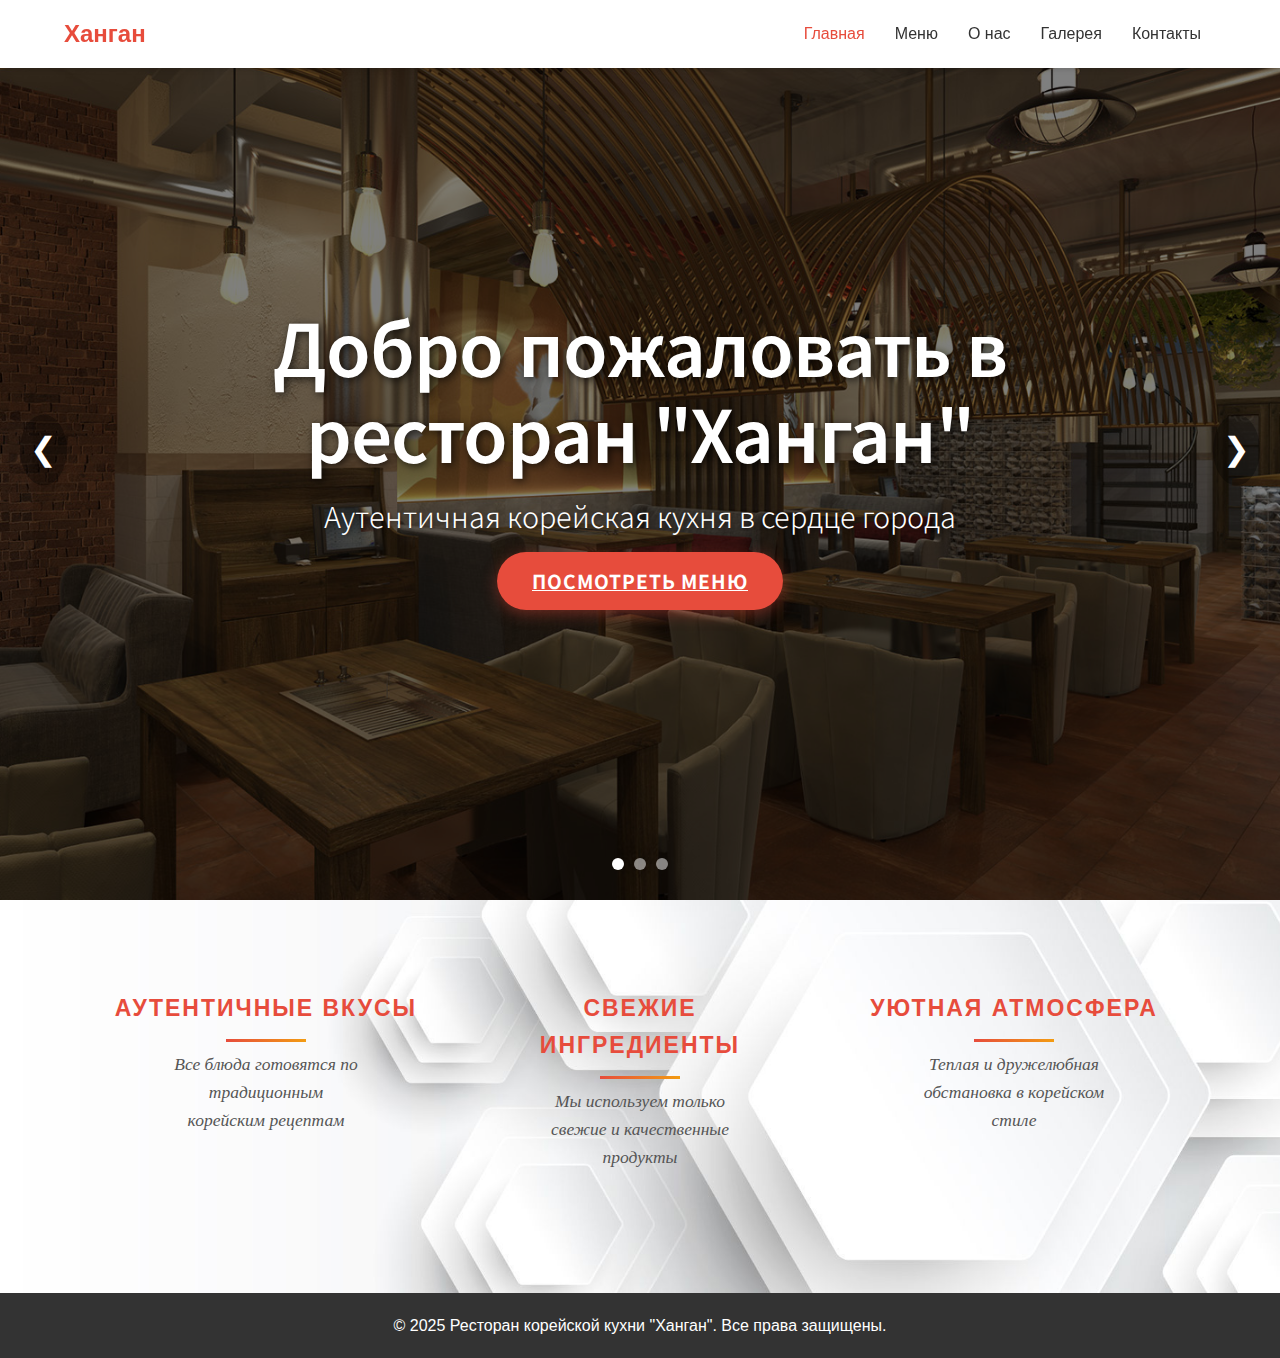
<file: index.html>
<!DOCTYPE html>
<html lang="ru">
<head>
    <meta charset="UTF-8">
    <meta name="viewport" content="width=device-width, initial-scale=1.0">
    <title>Ханган - Ресторан корейской кухни</title>
    <link rel="stylesheet" href="css/base.css">
    <link rel="stylesheet" href="css/header.css">
    <link rel="stylesheet" href="css/hero.css">
    <link rel="stylesheet" href="css/footer.css">
    <link href="https://fonts.googleapis.com/css2?family=Noto+Sans+KR:wght@400;700;900&display=swap" rel="stylesheet">
</head>
<body>
    <header>
        <div class="container">
            <div class="logo">Ханган</div>
            <nav>
                <ul>
                    <li><a href="index.html" class="active">Главная</a></li>
                    <li><a href="menu.html">Меню</a></li>
                    <li><a href="about.html">О нас</a></li>
                    <li><a href="gallery.html">Галерея</a></li>
                    <li><a href="contacts.html">Контакты</a></li>
                </ul>
            </nav>
        </div>
    </header>

    <section class="hero-carousel">
        <div class="carousel-inner">
            <div class="carousel-slide" style="background-image: url('images/banner1.jpg')">
                <div class="slide-content">
                    <h1>Добро пожаловать в ресторан "Ханган"</h1>
                    <p>Аутентичная корейская кухня в сердце города</p>
                    <a href="menu.html" class="btn">Посмотреть меню</a>
                </div>
            </div>
            <div class="carousel-slide" style="background-image: url('images/banner2.jpg')">
                <div class="slide-content">
                    <h1>Специальное предложение</h1>
                    <p>Попробуйте наш новый сет "Корейская симфония" со скидкой 15%</p>
                    <a href="menu.html" class="btn">Подробнее</a>
                </div>
            </div>
            <div class="carousel-slide" style="background-image: url('images/banner3.jpg')">
                <div class="slide-content">
                    <h1>Мастер-классы по корейской кухне</h1>
                    <p>Каждую субботу - учим готовить традиционные корейские блюда</p>
                    <a href="contacts.html" class="btn">Записаться</a>
                </div>
            </div>
        </div>
        
        <div class="carousel-arrow prev">&#10094;</div>
        <div class="carousel-arrow next">&#10095;</div>
        
        <div class="carousel-controls">
            <div class="carousel-indicator active"></div>
            <div class="carousel-indicator"></div>
            <div class="carousel-indicator"></div>
        </div>
    </section>

    <section class="features">
        <div class="container">
            <div class="feature">
                <h3>Аутентичные вкусы</h3>
                <p>Все блюда готовятся по традиционным корейским рецептам</p>
            </div>
            <div class="feature">
                <h3>Свежие ингредиенты</h3>
                <p>Мы используем только свежие и качественные продукты</p>
            </div>
            <div class="feature">
                <h3>Уютная атмосфера</h3>
                <p>Теплая и дружелюбная обстановка в корейском стиле</p>
            </div>
        </div>
    </section>

    <footer>
        <div class="container">
            <p>&copy; 2025 Ресторан корейской кухни "Ханган". Все права защищены.</p>
        </div>
    </footer>

    <script src="script/script.js"></script>
</body>
</html>
</file>
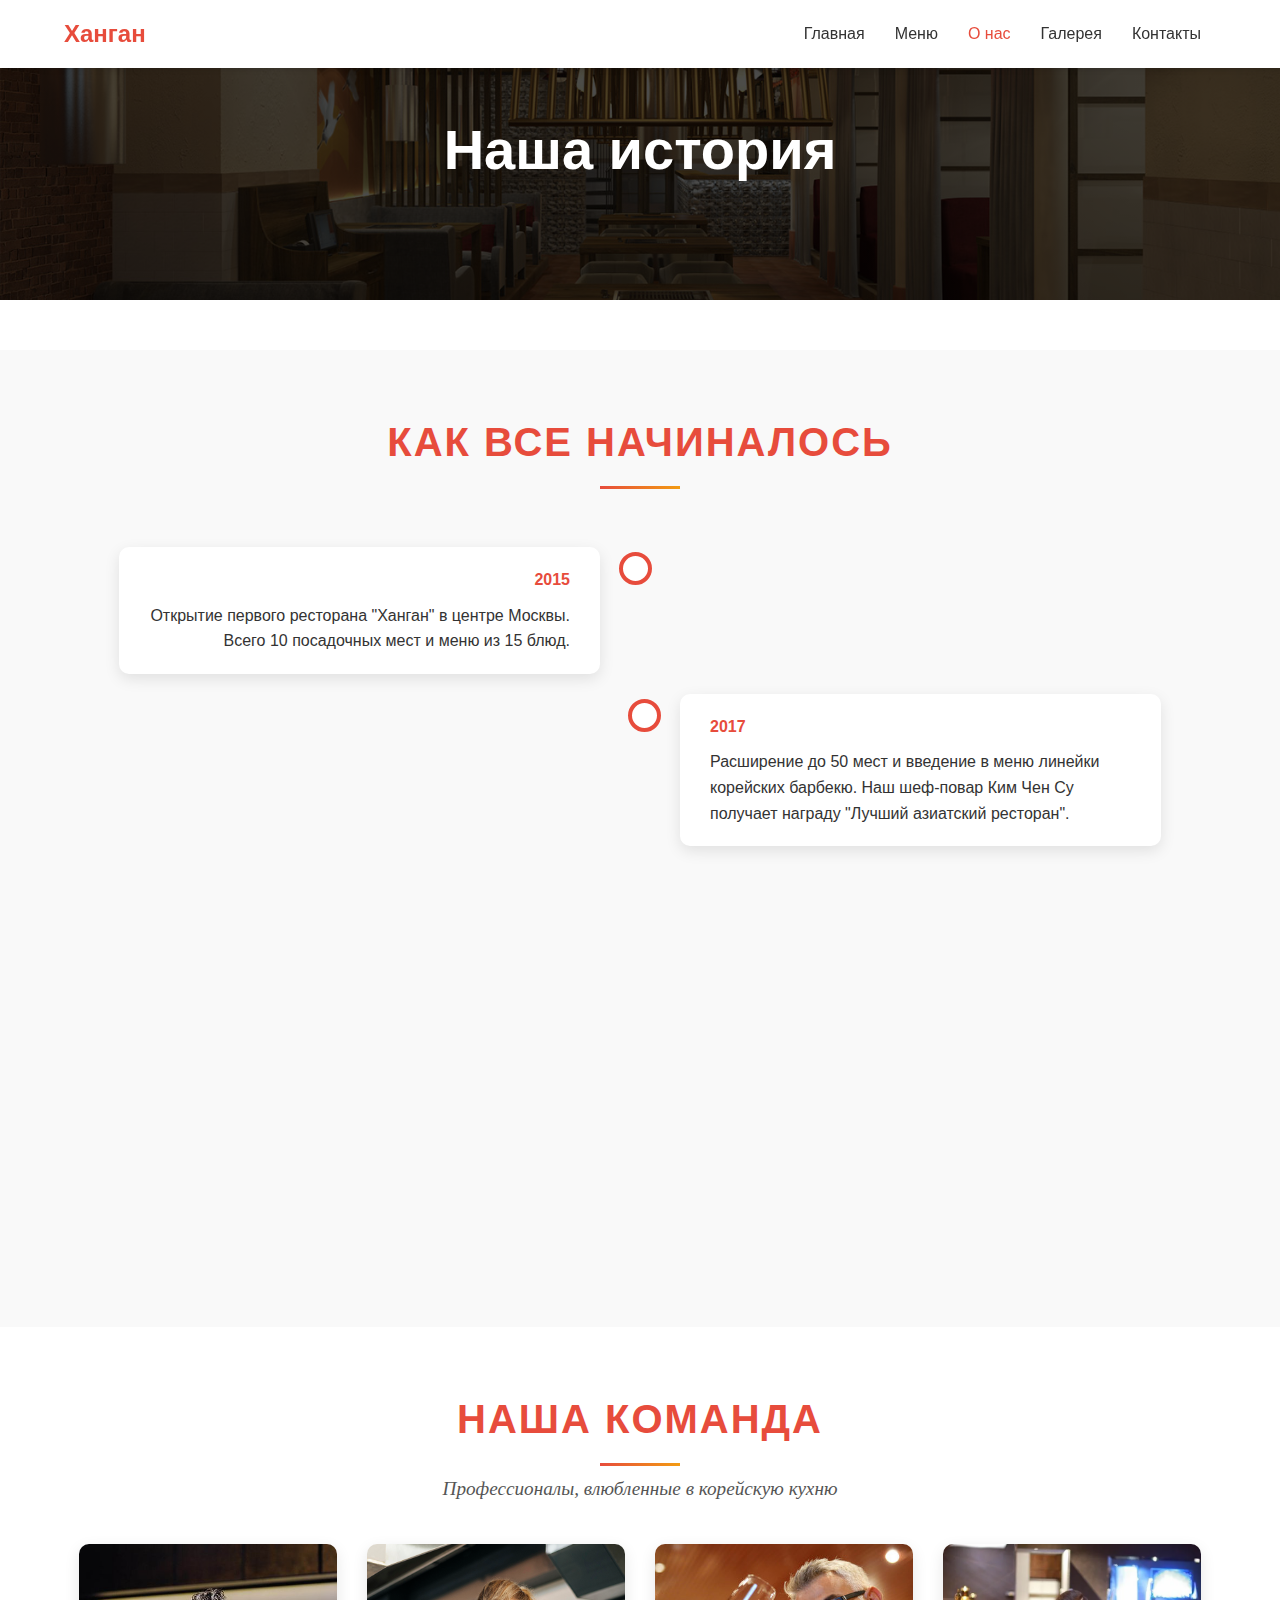
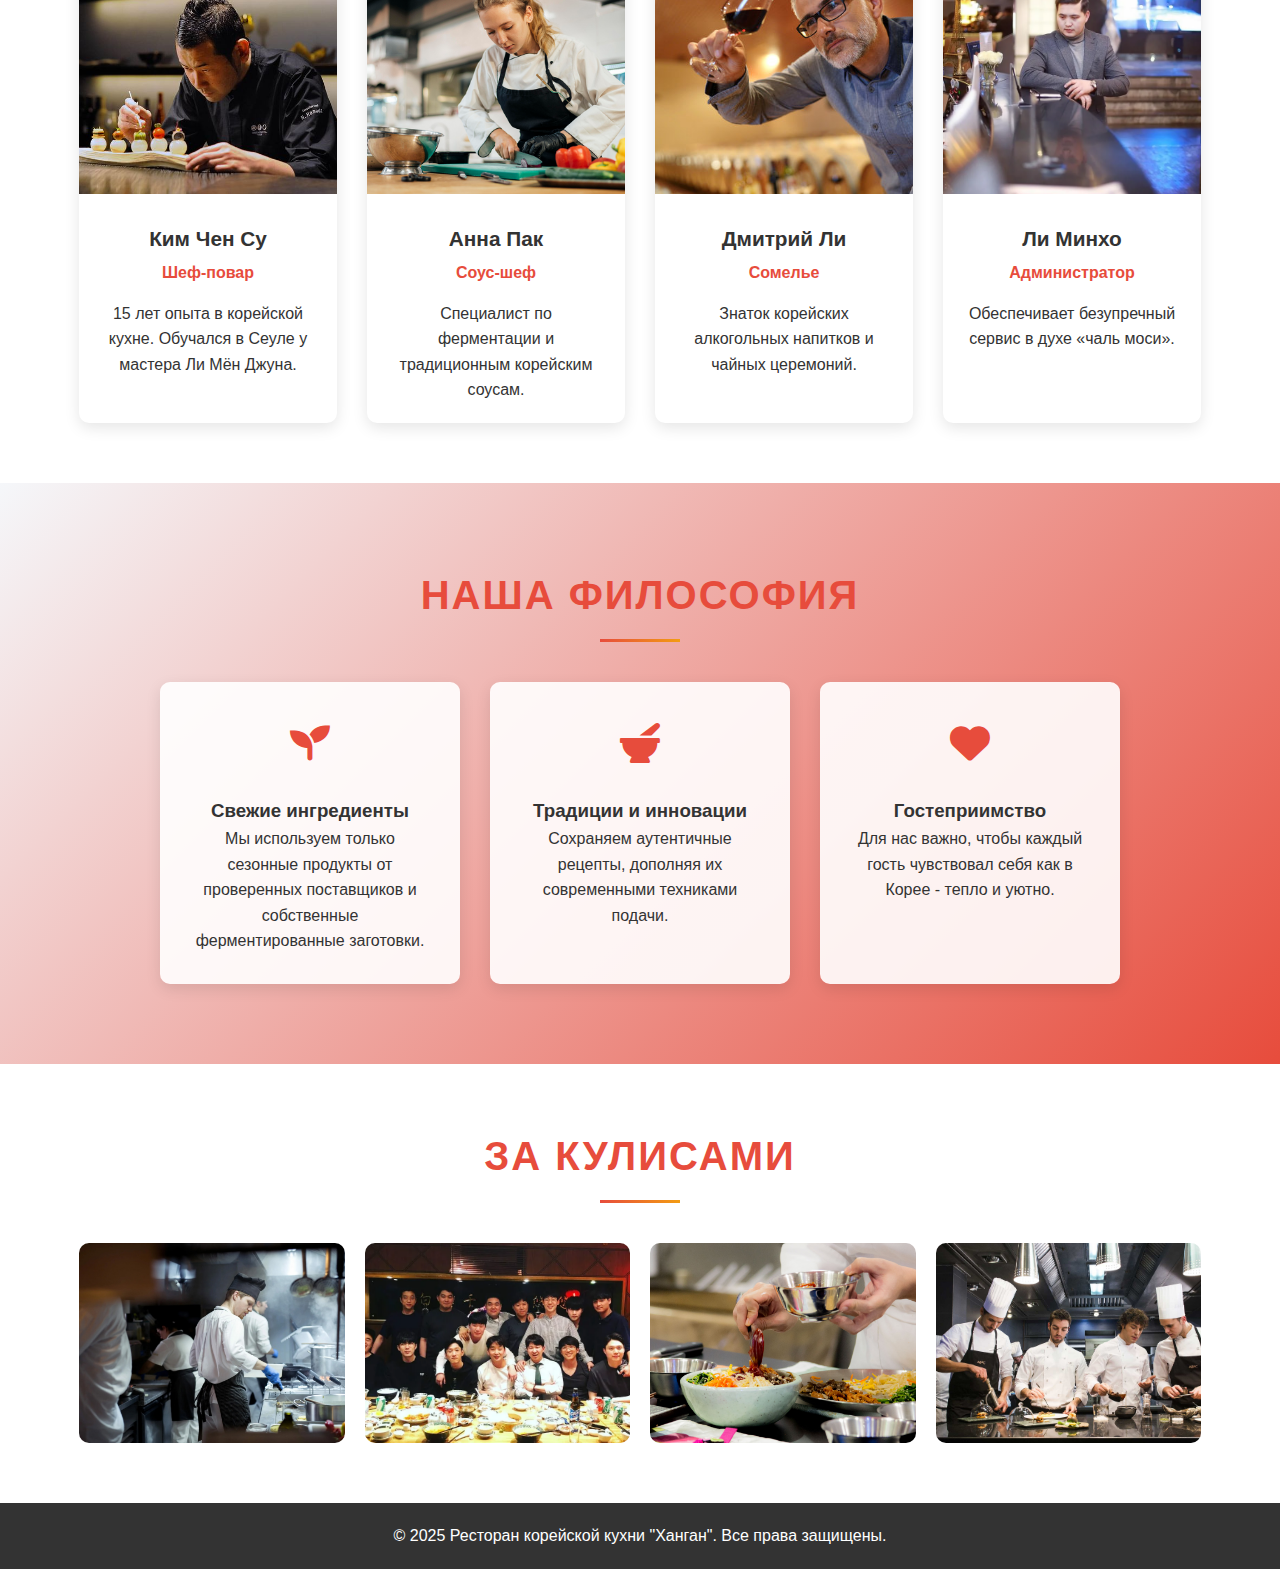
<file: about.html>
<!DOCTYPE html>
<html lang="ru">
    <head>
        <meta charset="UTF-8">
        <meta name="viewport" vcontent="width=device-width, initial-scale=1.0">
        <title>О нас - Ханган</title>
        <link rel="stylesheet" href="css/base.css">
        <link rel="stylesheet" href="css/header.css">
        <link rel="stylesheet" href="css/hero.css">
        <link rel="stylesheet" href="css/about.css">
        <link rel="stylesheet" href="css/footer.css">
        <link rel="stylesheet" href="https://cdnjs.cloudflare.com/ajax/libs/font-awesome/6.0.0-beta3/css/all.min.css">
    </head>

    <body>
        <header>
            <div class="container">
                <div class="logo">Ханган</div>
                <nav>
                    <ul>
                        <li><a href="index.html">Главная</a></li>
                        <li><a href="menu.html">Меню</a></li>
                        <li><a href="about.html" class="active">О нас</a></li>
                        <li><a href="gallery.html">Галерея</a></li>
                        <li><a href="contacts.html">Контакты</a></li>
                    </ul>
                </nav>
            </div>
        </header>

        <section class="about-hero">
            <h1>Наша история</h1>
        </section>

        <section class="history-section">
            <div class="container">
                <h2 class="section-title">Как все начиналось</h2>
                <div class="timeline">
                    <div class="timeline-item left">
                        <div class="timeline-content">
                            <div class="timeline-year">2015</div>
                            <p>Открытие первого ресторана "Ханган" в центре Москвы. Всего 10 посадочных мест и меню из 15 блюд.</p>
                        </div>
                    </div>
                    <div class="timeline-item right">
                        <div class="timeline-content">
                            <div class="timeline-year">2017</div>
                            <p>Расширение до 50 мест и введение в меню линейки корейских барбекю. Наш шеф-повар Ким Чен Су получает награду "Лучший азиатский ресторан".</p>
                        </div>
                    </div>
                    <div class="timeline-item left">
                        <div class="timeline-content">
                            <div class="timeline-year">2019</div>
                            <p>Запуск кулинарных мастер-классов и дегустационных сетов. Ресторан попадает в топ-10 азиатских ресторанов города.</p>
                        </div>
                    </div>
                    <div class="timeline-item right">
                        <div class="timeline-content">
                            <div class="timeline-year">2023</div>
                            <p>Полная реновация пространства и расширение команды до 25 человек. Теперь у нас более 70 блюд в меню и собственная линия ферментированных продуктов.</p>
                        </div>
                    </div>
                </div>
            </div>
        </section>

        <section class="team-section">
            <div class="container">
                <h2 class="section-title">Наша команда</h2>
                <p class="section-subtitle">Профессионалы, влюбленные в корейскую кухню</p>
                
                <div class="team-grid">
                    <div class="team-member">
                        <img src="images/chef-kim.jpg" alt="Шеф-повар Ким" class="member-photo">
                        <div class="member-info">
                            <h3 class="member-name">Ким Чен Су</h3>
                            <p class="member-position">Шеф-повар</p>
                            <p>15 лет опыта в корейской кухне. Обучался в Сеуле у мастера Ли Мён Джуна.</p>
                        </div>
                    </div>

                    <div class="team-member">
                        <img src="images/sous-chef.jpg" alt="Соус-шеф Анна" class="member-photo">
                        <div class="member-info">
                            <h3 class="member-name">Анна Пак</h3>
                            <p class="member-position">Соус-шеф</p>
                            <p>Специалист по ферментации и традиционным корейским соусам.</p>
                        </div>
                    </div>

                    <div class="team-member">
                        <img src="images/sommelier.jpg" alt="Сомелье Дмитрий" class="member-photo">
                        <div class="member-info">
                            <h3 class="member-name">Дмитрий Ли</h3>
                            <p class="member-position">Сомелье</p>
                            <p>Знаток корейских алкогольных напитков и чайных церемоний.</p>
                        </div>
                    </div>

                    <div class="team-member">
                        <img src="images/administrator.jpg" alt="Администратор Минхо" class="member-photo">
                        <div class="member-info">
                            <h3 class="member-name">Ли Минхо</h3>
                            <p class="member-position">Администратор</p>
                            <p>Обеспечивает безупречный сервис в духе «чаль моси».</p>
                        </div>
                    </div>
                </div>
            </div>
        </section>

        <section class="philosophy-section">
            <div class="container">
                <h2 class="section-title">Наша философия</h2>
                
                <div class="philosophy-cards">
                    <div class="philosophy-card">
                        <div class="philosophy-icon"><i class="fas fa-seedling"></i></div>
                        <h3>Свежие ингредиенты</h3>
                        <p>Мы используем только сезонные продукты от проверенных поставщиков и собственные ферментированные заготовки.</p>
                    </div>
                    
                    <div class="philosophy-card">
                        <div class="philosophy-icon"><i class="fas fa-mortar-pestle"></i></div>
                        <h3>Традиции и инновации</h3>
                        <p>Сохраняем аутентичные рецепты, дополняя их современными техниками подачи.</p>
                    </div>

                    <div class="philosophy-card">
                        <div class="philosophy-icon"><i class="fas fa-heart"></i></div>
                        <h3>Гостеприимство</h3>
                        <p>Для нас важно, чтобы каждый гость чувствовал себя как в Корее - тепло и уютно.</p>
                    </div>
                </div>
            </div>
        </section>
    
        <section class="gallery-section">
            <div class="container">
                <h2 class="section-title">За кулисами</h2>
                
                <div class="gallery-grid">
                    <div class="gallery-item">
                        <img src="images/kitchen1.jpg" alt="Кухня" class="gallery-img">
                    </div>
                    <div class="gallery-item">
                        <img src="images/team1.jpg" alt="Команда" class="gallery-img">
                    </div>
                    <div class="gallery-item">
                        <img src="images/ingredients1.jpg" alt="Ингредиенты" class="gallery-img">
                    </div>
                    <div class="gallery-item">
                        <img src="images/masterclass1.jpg" alt="Мастер-класс" class="gallery-img">
                    </div>
                </div>
            </div>
        </section>

        <footer>
            <div class="container">
                <p>&copy; 2025 Ресторан корейской кухни "Ханган". Все права защищены.</p>
            </div>
        </footer>

        <script src="script/about.js"></script>
        <script src="script/script.js"></script>
    </body>
</html>
</file>
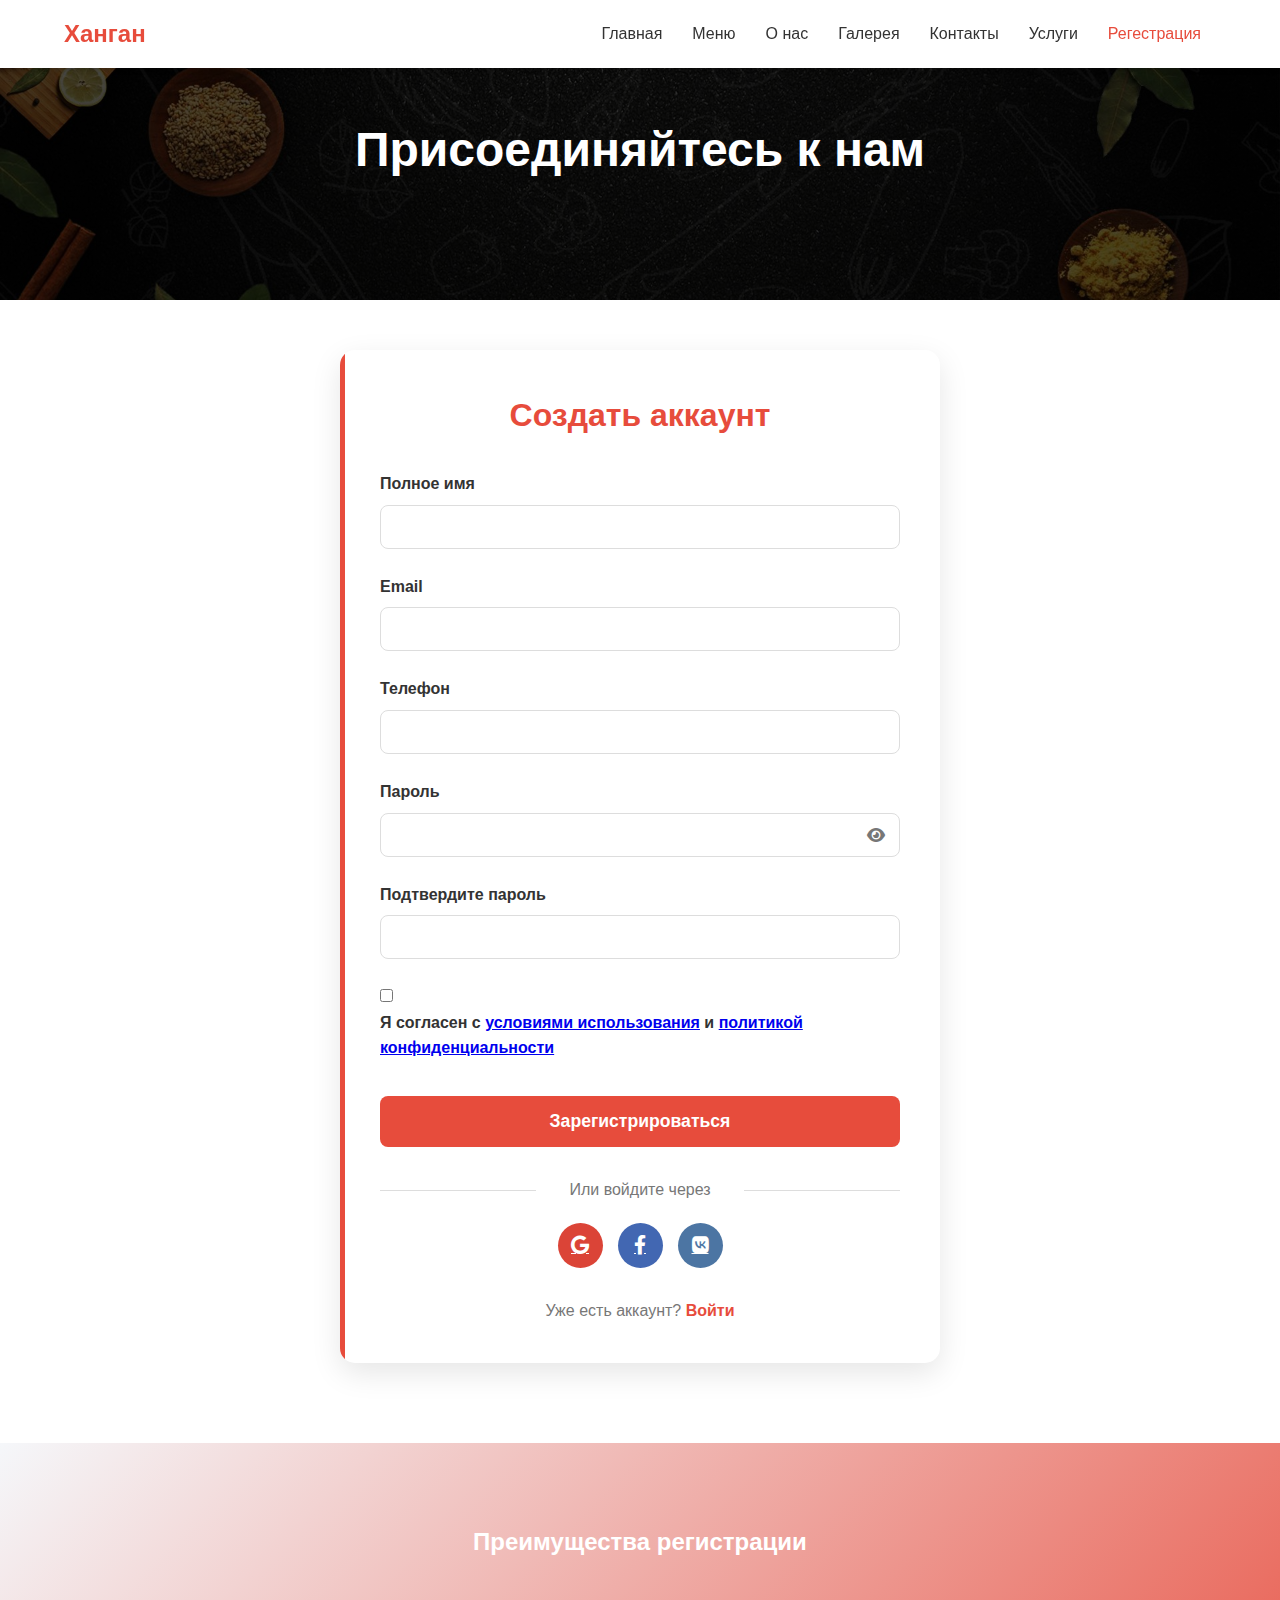
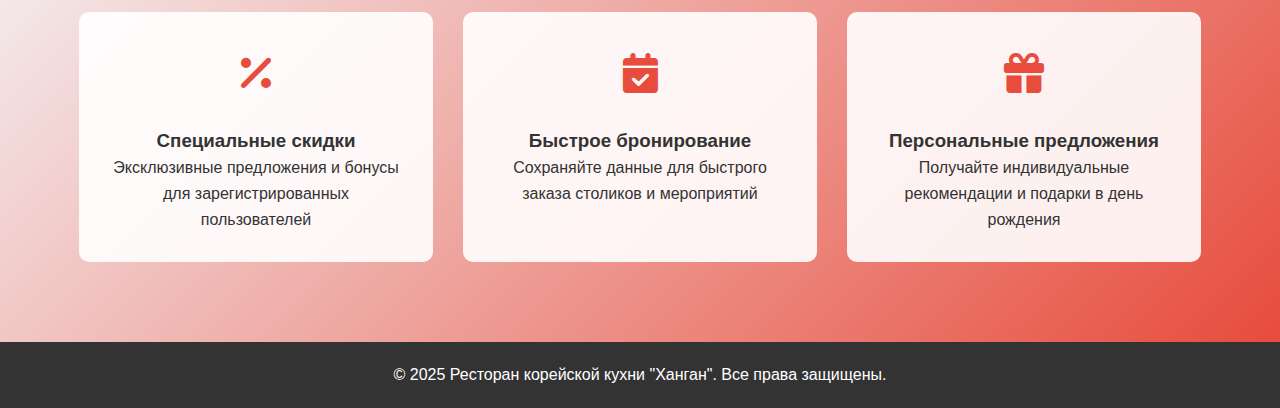
<file: registration.html>
<!DOCTYPE html>
<html lang="ru">
<head>
    <meta charset="UTF-8">
    <meta name="viewport" content="width=device-width, initial-scale=1.0">
    <title>Регистрация | Ханган</title>
    <link rel="stylesheet" href="css/base.css">
    <link rel="stylesheet" href="css/header.css">
    <link rel="stylesheet" href="css/registration.css">
    <link rel="stylesheet" href="css/footer.css">
    <link rel="stylesheet" href="https://cdnjs.cloudflare.com/ajax/libs/font-awesome/6.0.0-beta3/css/all.min.css">
</head>
<body>
    <header>
        <div class="container">
            <div class="logo">Ханган</div>
            <nav>
                <ul>
                    <li><a href="index.html">Главная</a></li>
                    <li><a href="menu.html">Меню</a></li>
                    <li><a href="about.html">О нас</a></li>
                    <li><a href="gallery.html">Галерея</a></li>
                    <li><a href="contacts.html">Контакты</a></li>
                    <li><a href="services.html">Услуги</a></li>
                    <li><a href="registration.html" class="active">Регестрация</a></li>
                </ul>
            </nav>
        </div>
    </header>

    <section class="register-header">
        <h1>Присоединяйтесь к нам</h1>
    </section>

    <div class="container">
        <div class="register-container">
            <div class="register-card">
                <h2 class="register-title">Создать аккаунт</h2>
                
                <form class="register-form" id="registerForm">
                    <div class="form-group">
                        <label for="name">Полное имя</label>
                        <input type="text" id="name" class="form-control" required>
                    </div>
                    
                    <div class="form-group">
                        <label for="email">Email</label>
                        <input type="email" id="email" class="form-control" required>
                    </div>
                    
                    <div class="form-group">
                        <label for="phone">Телефон</label>
                        <input type="tel" id="phone" class="form-control" required>
                    </div>
                    
                    <div class="form-group">
                        <label for="password">Пароль</label>
                        <div class="input-with-icon">
                            <input type="password" id="password" class="form-control" required>
                            <i class="fas fa-eye input-icon" id="togglePassword"></i>
                        </div>
                    </div>
                    
                    <div class="form-group">
                        <label for="confirmPassword">Подтвердите пароль</label>
                        <input type="password" id="confirmPassword" class="form-control" required>
                    </div>
                    
                    <div class="form-group form-check">
                        <input type="checkbox" id="agreeTerms" class="form-check-input" required>
                        <label for="agreeTerms">Я согласен с <a href="#">условиями использования</a> и <a href="#">политикой конфиденциальности</a></label>
                    </div>
                    
                    <button type="submit" class="register-btn">Зарегистрироваться</button>
                </form>
                
                <div class="social-register">
                    <p>Или войдите через</p>
                    <div class="social-buttons">
                        <a href="#" class="social-btn google"><i class="fab fa-google"></i></a>
                        <a href="#" class="social-btn facebook"><i class="fab fa-facebook-f"></i></a>
                        <a href="#" class="social-btn vk"><i class="fab fa-vk"></i></a>
                    </div>
                </div>
                
                <div class="login-link">
                    Уже есть аккаунт? <a href="login.html">Войти</a>
                </div>
            </div>
        </div>
    </div>

    <section class="benefits-section">
        <div class="container">
            <h2 style="text-align: center; margin-bottom: 50px; color: white;">Преимущества регистрации</h2>
            
            <div class="benefits-container">
                <div class="benefit-card">
                    <div class="benefit-icon"><i class="fas fa-percentage"></i></div>
                    <h3>Специальные скидки</h3>
                    <p>Эксклюзивные предложения и бонусы для зарегистрированных пользователей</p>
                </div>
                
                <div class="benefit-card">
                    <div class="benefit-icon"><i class="fas fa-calendar-check"></i></div>
                    <h3>Быстрое бронирование</h3>
                    <p>Сохраняйте данные для быстрого заказа столиков и мероприятий</p>
                </div>
                
                <div class="benefit-card">
                    <div class="benefit-icon"><i class="fas fa-gift"></i></div>
                    <h3>Персональные предложения</h3>
                    <p>Получайте индивидуальные рекомендации и подарки в день рождения</p>
                </div>
            </div>
        </div>
    </section>

    <footer>
        <div class="container">
            <p>&copy; 2025 Ресторан корейской кухни "Ханган". Все права защищены.</p>
        </div>
    </footer>

    <script src="script/registration.js"></script>
</body>
</html>
</file>
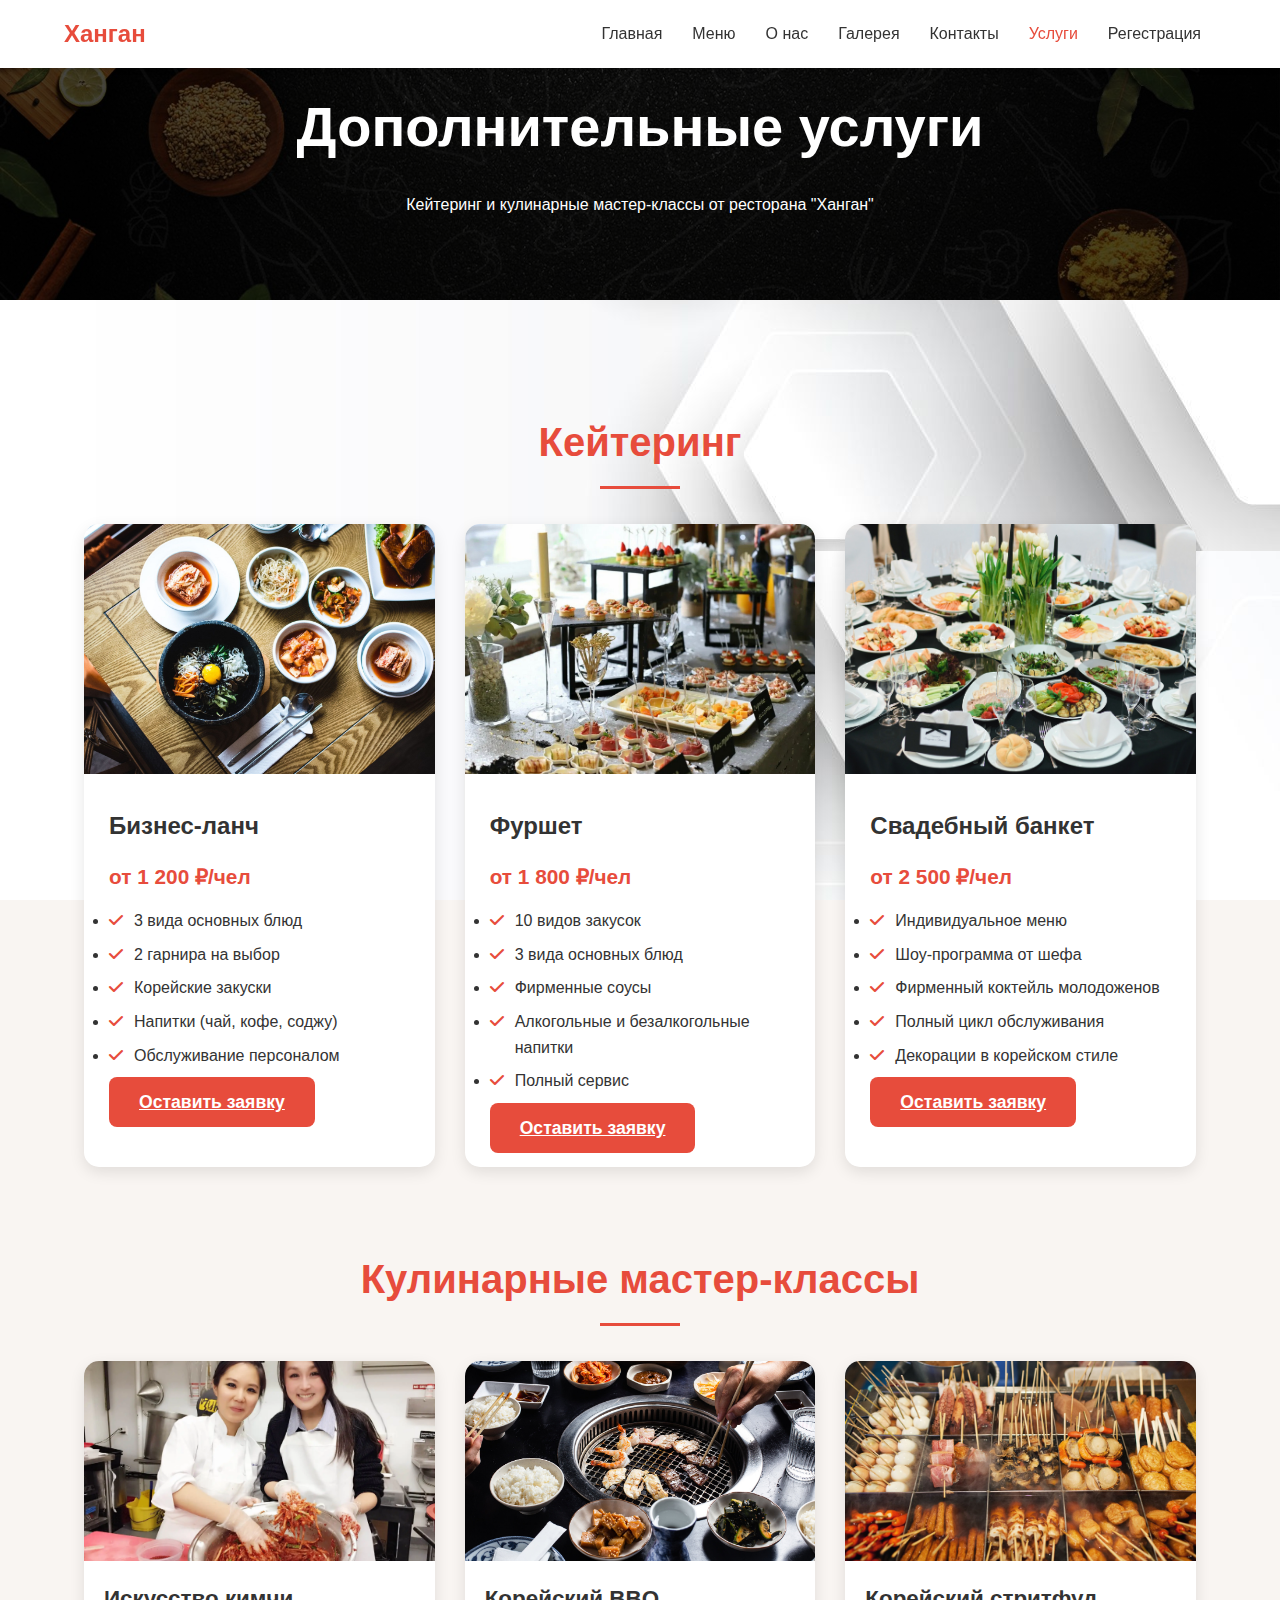
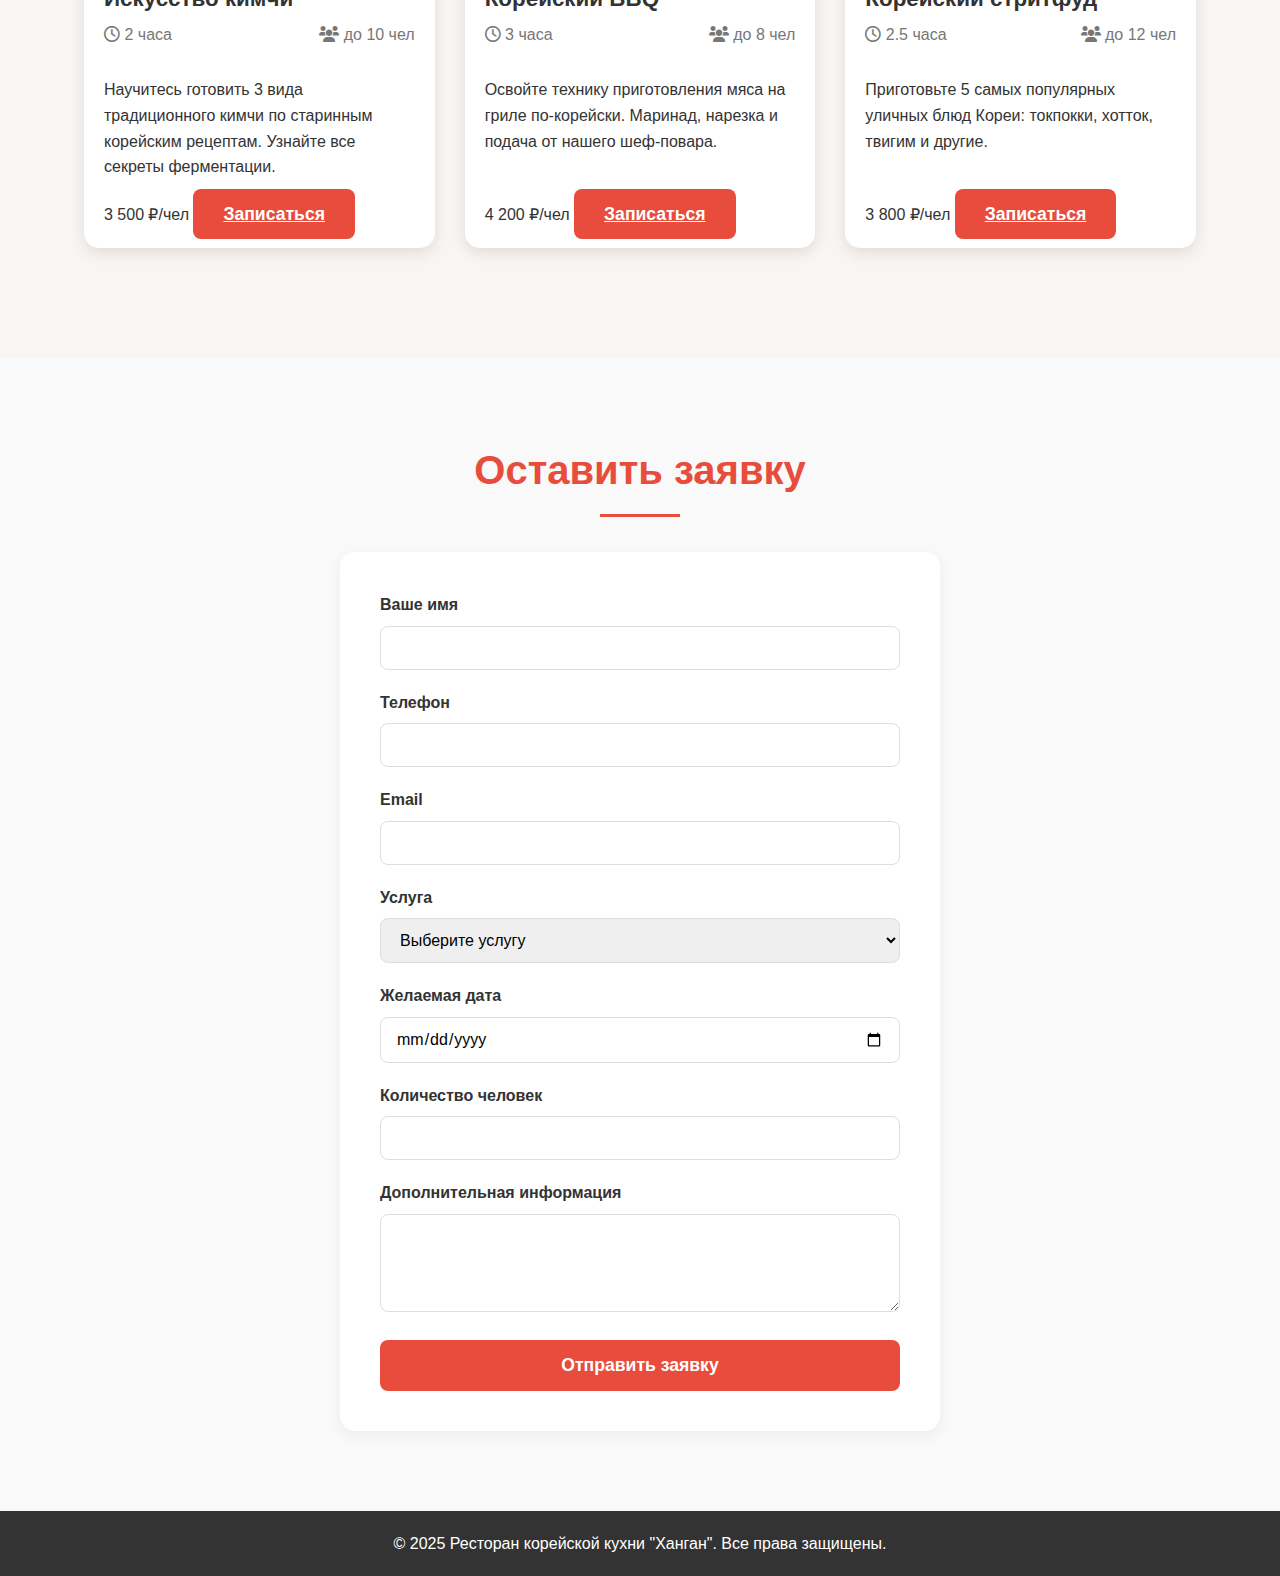
<file: services.html>
<!DOCTYPE html>
<html lang="ru">
<head>
    <meta charset="UTF-8">
    <meta name="viewport" content="width=device-width, initial-scale=1.0">
    <title>Дополнительные услуги | Ханган</title>
    <link rel="stylesheet" href="css/base.css">
    <link rel="stylesheet" href="css/header.css">
    <link rel="stylesheet" href="css/services.css">
    <link rel="stylesheet" href="css/zoom.css">
    <link rel="stylesheet" href="css/footer.css">
    <link rel="stylesheet" href="https://cdnjs.cloudflare.com/ajax/libs/font-awesome/6.0.0-beta3/css/all.min.css">
</head>
<body>
    <header>
        <div class="container">
            <div class="logo">Ханган</div>
            <nav>
                <ul>
                    <li><a href="index.html">Главная</a></li>
                    <li><a href="menu.html">Меню</a></li>
                    <li><a href="about.html">О нас</a></li>
                    <li><a href="gallery.html">Галерея</a></li>
                    <li><a href="contacts.html">Контакты</a></li>
                    <li><a href="services.html" class="active">Услуги</a></li>
                    <li><a href="registration.html">Регестрация</a></li>
                </ul>
            </nav>
        </div>
    </header>

    <section class="services-header">
        <div class="container">
            <h1>Дополнительные услуги</h1>
            <p>Кейтеринг и кулинарные мастер-классы от ресторана "Ханган"</p>
        </div>
    </section>

    <section class="services-section">
        <div class="container">
            <h2 class="section-title">Кейтеринг</h2>
            
            <div class="catering-grid">
                <div class="catering-card">
                    <img src="images/services/catering-business.jpg" alt="Бизнес-ланч" class="catering-img">
                    <div class="catering-content">
                        <h3 class="catering-title">Бизнес-ланч</h3>
                        <span class="catering-price">от 1 200 ₽/чел</span>
                        <ul class="catering-features">
                            <li>3 вида основных блюд</li>
                            <li>2 гарнира на выбор</li>
                            <li>Корейские закуски</li>
                            <li>Напитки (чай, кофе, соджу)</li>
                            <li>Обслуживание персоналом</li>
                        </ul>
                        <a href="#request" class="submit-btn">Оставить заявку</a>
                    </div>
                </div>

                <div class="catering-card">
                    <img src="images/services/catering-event.jpg" alt="Фуршет" class="catering-img">
                    <div class="catering-content">
                        <h3 class="catering-title">Фуршет</h3>
                        <span class="catering-price">от 1 800 ₽/чел</span>
                        <ul class="catering-features">
                            <li>10 видов закусок</li>
                            <li>3 вида основных блюд</li>
                            <li>Фирменные соусы</li>
                            <li>Алкогольные и безалкогольные напитки</li>
                            <li>Полный сервис</li>
                        </ul>
                        <a href="#request" class="submit-btn">Оставить заявку</a>
                    </div>
                </div>

                <div class="catering-card">
                    <img src="images/services/catering-wedding.jpg" alt="Свадебный банкет" class="catering-img">
                    <div class="catering-content">
                        <h3 class="catering-title">Свадебный банкет</h3>
                        <span class="catering-price">от 2 500 ₽/чел</span>
                        <ul class="catering-features">
                            <li>Индивидуальное меню</li>
                            <li>Шоу-программа от шефа</li>
                            <li>Фирменный коктейль молодоженов</li>
                            <li>Полный цикл обслуживания</li>
                            <li>Декорации в корейском стиле</li>
                        </ul>
                        <a href="#request" class="submit-btn">Оставить заявку</a>
                    </div>
                </div>
            </div>

            <h2 class="section-title">Кулинарные мастер-классы</h2>
            
            <div class="classes-container">
                <div class="class-card">
                    <img src="images/services/class-kimchi.jpg" alt="Мастер-класс по кимчи" class="class-img">
                    <div class="class-content">
                        <div class="class-header">
                            <h3 class="class-title">Искусство кимчи</h3>
                            <div class="class-meta">
                                <span><i class="far fa-clock"></i> 2 часа</span>
                                <span><i class="fas fa-users"></i> до 10 чел</span>
                            </div>
                        </div>
                        <p class="class-description">Научитесь готовить 3 вида традиционного кимчи по старинным корейским рецептам. Узнайте все секреты ферментации.</p>
                        <div class="class-footer">
                            <span class="class-price">3 500 ₽/чел</span>
                            <a href="#request" class="submit-btn">Записаться</a>
                        </div>
                    </div>
                </div>

                <div class="class-card">
                    <img src="images/services/class-bbq.jpg" alt="Корейский BBQ" class="class-img">
                    <div class="class-content">
                        <div class="class-header">
                            <h3 class="class-title">Корейский BBQ</h3>
                            <div class="class-meta">
                                <span><i class="far fa-clock"></i> 3 часа</span>
                                <span><i class="fas fa-users"></i> до 8 чел</span>
                            </div>
                        </div>
                        <p class="class-description">Освойте технику приготовления мяса на гриле по-корейски. Маринад, нарезка и подача от нашего шеф-повара.</p>
                        <div class="class-footer">
                            <span class="class-price">4 200 ₽/чел</span>
                            <a href="#request" class="submit-btn">Записаться</a>
                        </div>
                    </div>
                </div>

                 <div class="class-card">
                    <img src="images/services/class-streetfood.jpg" alt="Корейский стритфуд" class="class-img">
                    <div class="class-content">
                        <div class="class-header">
                            <h3 class="class-title">Корейский стритфуд</h3>
                            <div class="class-meta">
                                <span><i class="far fa-clock"></i> 2.5 часа</span>
                                <span><i class="fas fa-users"></i> до 12 чел</span>
                            </div>
                        </div>
                        <p class="class-description">Приготовьте 5 самых популярных уличных блюд Кореи: токпокки, хотток, твигим и другие.</p>
                        <div class="class-footer">
                            <span class="class-price">3 800 ₽/чел</span>
                            <a href="#request" class="submit-btn">Записаться</a>
                        </div>
                    </div>
                </div>
            </div>
        </div>
    </section>

    <section class="request-section" id="request">
        <div class="container">
            <h2 class="section-title">Оставить заявку</h2>
            
            <form class="request-form" action="send_form.php" method="post">
                <div class="form-group">
                    <label for="name">Ваше имя</label>
                    <input type="text" id="name"  name="name" class="form-control" required>
                </div>
                
                <div class="form-group">
                    <label for="phone">Телефон</label>
                    <input type="tel" id="phone" name="phone" class="form-control" required>
                </div>
                
                <div class="form-group">
                    <label for="email">Email</label>
                    <input type="email" id="email" name="email" class="form-control" required>
                </div>
                
                <div class="form-group">
                    <label for="service">Услуга</label>
                    <select id="service" name="service" class="form-control" required>
                        <option value="">Выберите услугу</option>
                        <optgroup label="Кейтеринг">
                            <option value="business-lunch">Бизнес-ланч</option>
                            <option value="buffet">Фуршет</option>
                            <option value="wedding">Свадебный банкет</option>
                        </optgroup>
                        <optgroup label="Мастер-классы">
                            <option value="kimchi">Искусство кимчи</option>
                            <option value="bbq">Корейский BBQ</option>
                            <option value="streetfood">Корейский стритфуд</option>
                        </optgroup>
                    </select>
                </div>
                
                <div class="form-group">
                    <label for="date">Желаемая дата</label>
                    <input type="date" id="date" name="date" class="form-control" required>
                </div>
                
                <div class="form-group">
                    <label for="guests">Количество человек</label>
                    <input type="number" id="guests" name="guests" class="form-control" min="1">
                </div>
                
                <div class="form-group">
                    <label for="message">Дополнительная информация</label>
                    <textarea id="message" name="message" class="form-control" rows="4"></textarea>
                </div>
                
                <button type="submit" class="submit-btn">Отправить заявку</button>
            </form>
        </div>
    </section>

     <footer>
        <div class="container">
            <p>&copy; 2025 Ресторан корейской кухни "Ханган". Все права защищены.</p>
        </div>
    </footer>

    <script src="script/services.js"></script>
</body>
</html>
</file>
<file: css/base.css>
/* Общие стили */
* {
    margin: 0;
    padding: 0;
    box-sizing: border-box;
    font-family: 'Arial', sans-serif;
}

body {
    line-height: 1.6;
    color: #333;
}

.container {
    width: 90%;
    max-width: 1200px;
    margin: 0 auto;
    padding: 0 15px;
}

.btn {
    font-family: 'Noto Sans KR', sans-serif;
    font-weight: 700;
    font-size: 1.2rem;
    letter-spacing: 1px;
    padding: 15px 35px;
    border-radius: 30px;
    background: #e74c3c;
    color: white;
    text-transform: uppercase;
    border: none;
    cursor: pointer;
    transition: all 0.3s ease;
    box-shadow: 0 4px 15px rgba(231, 76, 60, 0.4);
}

.btn:hover {
    background: #c0392b;
    transform: translateY(-3px);
    box-shadow: 0 6px 20px rgba(231, 76, 60, 0.6);
}

@keyframes fadeIn {
    from { opacity: 0; }
    to { opacity: 1; }
}

@keyframes fadeInDown {
    from {
        opacity: 0;
        transform: translateY(-20px);
    }
    to {
        opacity: 1;
        transform: translateY(0);
    }
}

@media (max-width: 768px) {
    header .container {
        flex-direction: column;
    }
    
    nav ul {
        margin-top: 15px;
    }
}
</file>
<file: css/header.css>
/* Шапка */
header {
    background-color: white;
    box-shadow: 0 2px 5px rgba(0,0,0,0.1);
    position: fixed;
    width: 100%;
    top: 0;
    z-index: 1000;
}

header .container {
    display: flex;
    justify-content: space-between;
    align-items: center;
    padding: 15px 0;
}

.logo {
    font-size: 24px;
    font-weight: bold;
    color: #e74c3c;
}

nav ul {
    display: flex;
    list-style: none;
}

nav ul li a {
    padding: 10px 15px;
    text-decoration: none;
    color: #333;
    transition: color 0.3s;
}

nav ul li a:hover, nav ul li a.active {
    color: #e74c3c;
}
</file>
<file: css/hero.css>
/* Герой секция */
.hero {
    background: url('../images/hero-bg.jpg') no-repeat center center/cover;
    height: 100vh;
    display: flex;
    align-items: center;
    text-align: center;
    color: #333;
    padding-top: 80px;

}

.hero h1 {
    font-size: 48px;
    margin-bottom: 20px;
}

.hero p {
    font-size: 20px;
    margin-bottom: 30px;
}

/* Карусель баннеров */
.hero-carousel {
    position: relative;
    height: 100vh;
    overflow: hidden;
    font-family: 'Noto Sans KR', sans-serif;
}

.carousel-inner {
    display: flex;
    height: 100%;
    transition: transform 0.5s ease-in-out;
}

.carousel-slide {
    min-width: 100%;
    height: 100%;
    background-size: cover;
    background-position: center;
    display: flex;
    align-items: center;
    justify-content: center;
    text-align: center;
    color: white;
    position: relative;
}

.carousel-slide::after {
    content: '';
    position: absolute;
    top: 0;
    left: 0;
    width: 100%;
    height: 100%;
    background: rgba(0,0,0,0.5);
}

.slide-content h1 {
    font-family: 'Noto Sans KR', sans-serif;
    font-weight: 600;
    font-size: 4.5rem;
    margin-bottom: 20px;
    text-shadow: 2px 2px 8px rgba(0,0,0,0.7);
    letter-spacing: -1px;
    line-height: 1.2;
}

.slide-content p {
    font-family: 'Noto Sans KR', sans-serif;
    font-weight: 300;
    font-size: 1.8rem;
    margin-bottom: 30px;
    text-shadow: 1px 1px 4px rgba(0,0,0,0.5);
    line-height: 1.4;
}

.slide-content {
    position: relative;
    z-index: 1;
    padding: 0 20px;
    max-width: 800px;
}

.carousel-controls {
    position: absolute;
    bottom: 30px;
    left: 50%;
    transform: translateX(-50%);
    display: flex;
    z-index: 10;
}

.carousel-indicator {
    width: 12px;
    height: 12px;
    border-radius: 50%;
    background: rgba(255,255,255,0.5);
    margin: 0 5px;
    cursor: pointer;
    transition: background 0.3s;
}

.carousel-indicator.active {
    background: white;
}

.carousel-arrow {
    position: absolute;
    top: 50%;
    transform: translateY(-50%);
    color: white;
    font-size: 2rem;
    cursor: pointer;
    z-index: 10;
    padding: 10px;
    background: rgba(0,0,0,0.3);
    border-radius: 50%;
}

.carousel-arrow.prev {
    left: 20px;
}

.carousel-arrow.next {
    right: 20px;
}

.slide-content h1 {
    animation: textFadeIn 1s ease-out forwards;
}

.slide-content p {
    animation: textFadeIn 1s ease-out 0.3s forwards;
}

.slide-content .btn {
    animation: textFadeIn 1s ease-out 0.6s forwards;
}

/* Особенности */
.features {
    padding: 60px 0;
    background: url('../images/hero-bg.jpg') no-repeat center center/cover;
}

.features .container {
    display: flex;
    justify-content: space-between;
    flex-wrap: wrap;
}

.feature {
    font-weight: 300;
    flex: 1;
    min-width: 300px;
    padding: 20px;
    text-align: center;
    margin: 10px;
}

.feature h3 {
    font-family: 'Arial', sans-serif;
    font-size: 23px;
    font-weight: 700;
    color: #e74c3c;
    text-align: center;
    margin-bottom: 0.5rem;
    position: relative;
    padding-bottom: 15px;
    text-transform: uppercase;
    letter-spacing: 2px;
}

.feature h3::after {
    content: '';
    position: absolute;
    bottom: 0;
    left: 50%;
    transform: translateX(-50%);
    width: 80px;
    height: 3px;
    background: linear-gradient(90deg, #e74c3c, #f39c12);
}

.feature p {
    font-family: 'Georgia', serif;
    font-size: 17.5px;
    color: #555;
    text-align: center;
    margin-top: 0;
    margin-bottom: 2rem;
    font-style: italic;
    padding: 0 20%;
    line-height: 1.6;
}

@media (max-width: 768px) {
    .section-title {
      font-size: 2rem;
    }
    
    .section-subtitle {
      padding: 0 10%;
      font-size: 1rem;
    }
  }
</file>
<file: css/footer.css>
/* Подвал */
footer {
    background: #333;
    color: #fff;
    text-align: center;
    padding: 20px 0;
}
</file>
<file: css/about.css>
.about-hero {
    background: linear-gradient(rgba(0,0,0,0.7), rgba(0,0,0,0.7)), url('../images/about-bg.jpg') center/cover;
    height: 300px;
    display: flex;
    align-items: center;
    justify-content: center;
    color: white;
    text-align: center;
    margin-bottom: 50px;
}

.about-hero h1 {
    font-size: 3.5rem;
    animation: fadeInDown 1s;
}

.section-title {
    font-family: 'Arial', sans-serif;
    font-size: 2.5rem;
    font-weight: 700;
    color: #e74c3c;
    text-align: center;
    margin-bottom: 0.5rem;
    position: relative;
    padding-bottom: 15px;
    text-transform: uppercase;
    letter-spacing: 2px;
}

.section-title:after {
    content: '';
    position: absolute;
    bottom: 0;
    left: 50%;
    transform: translateX(-50%);
    width: 80px;
    height: 3px;
    background: linear-gradient(90deg, #e74c3c, #f39c12);
  }

.section-subtitle {
   font-family: 'Georgia', serif;
    font-size: 1.2rem;
    color: #555;
    text-align: center;
    margin-top: 0;
    margin-bottom: 2rem;
    font-style: italic;
    padding: 0 20%;
    line-height: 1.6;
}

/*секция истории*/
.history-section {
    padding: 60px 0;
    background: #f9f9f9;
    text-align: center;
}

.timeline {
    position: relative;
    max-width: 1200px;
    margin: 0 auto;
    padding: 40px 0;
}

.timeline::after {
    content: '';
    position: absolute;
    width: 6px;
    background: #e74c3c;
    top: 0;
    left: 50%;
    margin-left: -3px;
    border-radius: 10px;
}

.timeline-item {
    padding: 10px 40px;
    position: relative;
    width: 50%;
    box-sizing: border-box;
    opacity: 0;
    transform: translateY(30px);
    transition: all 0.5s ease;
}

.timeline-item.visible {
    opacity: 1;
    transform: translateY(0);
}

.timeline-item::after {
    content: '';
    position: absolute;
    width: 25px;
    height: 25px;
    background: white;
    border: 4px solid #e74c3c;
    top: 15px;
    border-radius: 50%;
    z-index: 1;
}

.left {
    left: 0;
    text-align: right;
}

.right {
    left: 50%;
    text-align: left;
}

.left::after {
    right: -12px;
}

.right::after {
    left: -12px;
}

.timeline-content {
    padding: 20px 30px;
    background: white;
    border-radius: 10px;
    box-shadow: 0 5px 15px rgba(0,0,0,0.1);
}

.timeline-year {
    font-weight: bold;
    color: #e74c3c;
    margin-bottom: 10px;
}

/* Команда */
.team-section {
    padding: 60px 0;
    text-align: center;
}

.team-grid {
    display: grid;
    grid-template-columns: repeat(auto-fill, minmax(250px, 1fr));
    gap: 30px;
    margin-top: 40px;
}

.team-member {
    background: white;
    border-radius: 10px;
    overflow: hidden;
    box-shadow: 0 5px 15px rgba(0,0,0,0.1);
    transition: transform 0.3s;
    text-align: center;
}

.team-member:hover {
    transform: translateY(-10px);
}

.member-photo {
    width: 100%;
    height: 250px;
    object-fit: cover;
}

.member-info {
    padding: 20px;
}

.member-name {
    font-size: 1.3rem;
    margin-bottom: 5px;
}

.member-position {
    color: #e74c3c;
    font-weight: bold;
    margin-bottom: 15px;
}

/* Философия */
.philosophy-section {
    background: linear-gradient(135deg, #f5f7fa 0%, #e74c3c 100%);
    padding: 80px 0;
    color: white;
    text-align: center;
}

.philosophy-cards {
    display: flex;
    justify-content: center;
    flex-wrap: wrap;
    gap: 30px;
    margin-top: 40px;
}

.philosophy-card {
    background: rgba(255,255,255,0.9);
    color: #333;
    padding: 30px;
    border-radius: 10px;
    width: 300px;
    box-shadow: 0 5px 15px rgba(0,0,0,0.1);
    transition: transform 0.3s;
}

.philosophy-card:hover {
    transform: scale(1.05);
}

.philosophy-icon {
    font-size: 2.5rem;
    color: #e74c3c;
    margin-bottom: 20px;
}

/* Галерея */
.gallery-section {
    padding: 60px 0;
    text-align: center;
}

.gallery-grid {
    display: grid;
    grid-template-columns: repeat(auto-fill, minmax(250px, 1fr));
    gap: 20px;
    margin-top: 40px;
}

.gallery-item {
    height: 200px;
    overflow: hidden;
    border-radius: 10px;
    position: relative;
}

.gallery-img {
    width: 100%;
    height: 100%;
    object-fit: cover;
    transition: transform 0.5s;
}

.gallery-item:hover .gallery-img {
    transform: scale(1.1);
}

/* Анимации */
@keyframes fadeInDown {
    from {
        opacity: 0;
        transform: translateY(-20px);
    }
    to {
        opacity: 1;
        transform: translateY(0);
    }
}

@media (max-width: 768px) {
    .timeline::after {
        left: 31px;
    }
    
    .timeline-item {
        width: 100%;
        padding-left: 70px;
        padding-right: 25px;
    }
    
    .timeline-item::after {
        left: 18px;
    }
    
    .left, .right {
        left: 0;
        text-align: left;
    }
    .section-title {
        font-size: 2rem;
      }
      
      .section-subtitle {
        padding: 0 10%;
        font-size: 1rem;
      }
}
</file>
<file: css/registration.css>
.register-header {
    background: linear-gradient(rgba(0,0,0,0.7), rgba(0,0,0,0.7)), url('../images/fon/register-bg.jpg') center/cover;
    height: 300px;
    display: flex;
    align-items: center;
    justify-content: center;
    color: white;
    text-align: center;
    margin-bottom: 50px;
}

.register-header h1 {
    font-size: 3rem;
    animation: fadeInDown 1s;
}

/* Основной контент */
.register-container {
    display: flex;
    justify-content: center;
    margin-bottom: 80px;
}

.register-card {
    background: white;
    border-radius: 15px;
    box-shadow: 0 10px 30px rgba(0,0,0,0.1);
    width: 100%;
    max-width: 600px;
    padding: 40px;
    position: relative;
    overflow: hidden;
}

.register-card::before {
    content: '';
    position: absolute;
    top: 0;
    left: 0;
    width: 5px;
    height: 100%;
    background: #e74c3c;
}

.register-title {
    color: #e74c3c;
    margin-bottom: 30px;
    font-size: 2rem;
    text-align: center;
}

/* Форма */
.register-form .form-group {
    margin-bottom: 25px;
}

.register-form label {
    display: block;
    margin-bottom: 8px;
    font-weight: 600;
}

.register-form .form-control {
    width: 100%;
    padding: 12px 15px;
    border: 1px solid #ddd;
    border-radius: 8px;
    font-size: 1rem;
    transition: all 0.3s;
}

.register-form .form-control:focus {
    border-color: #e74c3c;
    box-shadow: 0 0 0 3px rgba(231,76,60,0.2);
    outline: none;
}

.input-with-icon {
    position: relative;
}

.input-icon {
    position: absolute;
    right: 15px;
    top: 50%;
    transform: translateY(-50%);
    color: #777;
}

/* Кнопка */
.register-btn {
    background: #e74c3c;
    color: white;
    border: none;
    padding: 15px;
    border-radius: 8px;
    font-size: 1.1rem;
    cursor: pointer;
    transition: all 0.3s;
    width: 100%;
    font-weight: 600;
    margin-top: 10px;
}

.register-btn:hover {
    background: #c0392b;
    transform: translateY(-3px);
    box-shadow: 0 5px 15px rgba(0,0,0,0.1);
}

/* Социальные кнопки */
.social-register {
    margin: 30px 0;
    text-align: center;
}

.social-register p {
    position: relative;
    margin-bottom: 20px;
    color: #777;
}

.social-register p::before,
.social-register p::after {
    content: '';
    position: absolute;
    top: 50%;
    width: 30%;
    height: 1px;
    background: #ddd;
}

.social-register p::before {
    left: 0;
}

.social-register p::after {
    right: 0;
}

.social-buttons {
    display: flex;
    justify-content: center;
    gap: 15px;
}

.social-btn {
    width: 45px;
    height: 45px;
    border-radius: 50%;
    display: flex;
    align-items: center;
    justify-content: center;
    color: white;
    font-size: 1.2rem;
    transition: all 0.3s;
}

.social-btn.google {
    background: #DB4437;
}

.social-btn.facebook {
    background: #4267B2;
}

.social-btn.vk {
    background: #4C75A3;
}

.social-btn:hover {
    transform: translateY(-3px);
    box-shadow: 0 5px 15px rgba(0,0,0,0.2);
}

/* Ссылка на вход */
.login-link {
    text-align: center;
    margin-top: 20px;
    color: #777;
}

.login-link a {
    color: #e74c3c;
    text-decoration: none;
    font-weight: 600;
}

.login-link a:hover {
    text-decoration: underline;
}

/* Преимущества */
.benefits-section {
    background: linear-gradient(135deg, #f5f7fa 0%, #e74c3c 100%);
    padding: 80px 0;
    color: white;
}

.benefits-container {
    display: grid;
    grid-template-columns: repeat(auto-fit, minmax(300px, 1fr));
    gap: 30px;
}

.benefit-card {
    background: rgba(255,255,255,0.9);
    color: #333;
    padding: 30px;
    border-radius: 10px;
    text-align: center;
    transition: transform 0.3s;
}

.benefit-card:hover {
    transform: scale(1.05);
}

.benefit-icon {
    font-size: 2.5rem;
    color: #e74c3c;
    margin-bottom: 20px;
}

/* Анимации */
@keyframes fadeInDown {
    from {
        opacity: 0;
        transform: translateY(-20px);
    }
    to {
        opacity: 1;
        transform: translateY(0);
    }
}

/* Адаптивность */
@media (max-width: 768px) {
    .register-header h1 {
        font-size: 2.2rem;
    }
    
    .register-card {
        padding: 30px 20px;
    }
    
    .register-title {
        font-size: 1.8rem;
    }
}
</file>
<file: css/services.css>
/* Общие стили */
        :root {
            --primary-color: #e74c3c;
            --secondary-color: #333;
            --light-bg: #f9f9f9;
        }
        
        body {
           background-color: #f9f5f2;
        background-image: url('../images/fon/hero-bg.jpg');
        background-attachment: fixed;
        }
        
        .container {
            max-width: 1200px;
            margin: 0 auto;
            padding: 0 20px;
        }

/* Шапка */
        .services-header {
        background: linear-gradient(rgba(0,0,0,0.7), rgba(0,0,0,0.7)), url('../images/fon/services-bg.jpg') center/cover;
        height: 300px;
        display: flex;
        align-items: center;
        justify-content: center;
        color: white;
        text-align: center;
        margin-bottom: 50px;
        }
        
        .services-header h1 {
            font-size: 3.5rem;
            margin-bottom: 20px;
            animation: fadeInDown 1s;
        }
        
/* Секции услуг */
        .services-section {
            padding: 60px 0;
        }
        
        .section-title {
            text-align: center;
            margin-bottom: 50px;
            color: var(--primary-color);
            font-size: 2.5rem;
            position: relative;
        }
        
        .section-title:after {
            content: '';
            position: absolute;
            bottom: -15px;
            left: 50%;
            transform: translateX(-50%);
            width: 80px;
            height: 3px;
            background: var(--primary-color);
        }
        
/* Кейтеринг */
        .catering-grid {
            display: grid;
            grid-template-columns: repeat(auto-fit, minmax(350px, 1fr));
            gap: 30px;
            margin-bottom: 80px;
        }
        
        .catering-card {
            background: white;
            border-radius: 15px;
            overflow: hidden;
            box-shadow: 0 5px 15px rgba(0,0,0,0.1);
            transition: transform 0.3s;
        }
        
        .catering-card:hover {
            transform: translateY(-10px);
        }
        
        .catering-img {
            width: 100%;
            height: 250px;
            object-fit: cover;
        }
        
        .catering-content {
            padding: 25px;
        }
        
        .catering-title {
            font-size: 1.5rem;
            margin-bottom: 15px;
            color: var(--secondary-color);
        }
        
        .catering-price {
            color: var(--primary-color);
            font-weight: bold;
            font-size: 1.3rem;
            margin-bottom: 15px;
            display: block;
        }
        
        .catering-features {
            margin-bottom: 20px;
        }
        
        .catering-features li {
            margin-bottom: 8px;
            position: relative;
            padding-left: 25px;
        }
        
        .catering-features li:before {
            content: '\f00c';
            font-family: 'Font Awesome 5 Free';
            font-weight: 900;
            color: var(--primary-color);
            position: absolute;
            left: 0;
        }
        
/* Мастер-классы */
        .classes-container {
            display: grid;
            grid-template-columns: repeat(auto-fit, minmax(300px, 1fr));
            gap: 30px;
        }
        
        .class-card {
            background: white;
            border-radius: 15px;
            overflow: hidden;
            box-shadow: 0 5px 15px rgba(0,0,0,0.1);
            transition: all 0.3s;
            display: flex;
            flex-direction: column;
        }
        
        .class-card:hover {
            transform: translateY(-10px);
            box-shadow: 0 15px 30px rgba(0,0,0,0.2);
        }
        
        .class-img {
            width: 100%;
            height: 200px;
            object-fit: cover;
        }
        
        .class-content {
            padding: 20px;
            flex-grow: 1;
            display: flex;
            flex-direction: column;
        }
        
        .class-header {
            margin-bottom: 15px;
        }
        
        .class-title {
            font-size: 1.4rem;
            margin-bottom: 5px;
            color: var(--secondary-color);
        }
        
        .class-meta {
            display: flex;
            justify-content: space-between;
            color: #777;
            margin-bottom: 15px;
        }
        
        .class-description {
            margin-bottom: 20px;
            flex-grow: 1;
        }
        
/* Форма заявки */
        .request-section {
            background: var(--light-bg);
            padding: 80px 0;
            margin-top: 50px;
        }
        
        .request-form {
            max-width: 600px;
            margin: 0 auto;
            background: white;
            padding: 40px;
            border-radius: 15px;
            box-shadow: 0 5px 15px rgba(0,0,0,0.05);
        }
        
        .form-group {
            margin-bottom: 20px;
        }
        
        .form-group label {
            display: block;
            margin-bottom: 8px;
            font-weight: 600;
        }
        
        .form-control {
            width: 100%;
            padding: 12px 15px;
            border: 1px solid #ddd;
            border-radius: 8px;
            font-size: 1rem;
        }
        
        .form-control:focus {
            border-color: var(--primary-color);
            outline: none;
            box-shadow: 0 0 0 3px rgba(231,76,60,0.2);
        }
        
        .submit-btn {
            background: var(--primary-color);
            color: white;
            border: none;
            padding: 15px 30px;
            border-radius: 8px;
            font-size: 1.1rem;
            cursor: pointer;
            transition: all 0.3s;
            width: 100%;
            font-weight: 600;
        }
        
        .submit-btn:hover {
            background: #c0392b;
            transform: translateY(-3px);
            box-shadow: 0 5px 15px rgba(0,0,0,0.1);
        }
        
/* Анимации */
        @keyframes fadeInDown {
            from {
                opacity: 0;
                transform: translateY(-20px);
            }
            to {
                opacity: 1;
                transform: translateY(0);
            }
        }
        
/* Адаптивность */
        @media (max-width: 768px) {
            .services-header h1 {
                font-size: 2.5rem;
            }
            
            .section-title {
                font-size: 2rem;
            }
            
            .catering-grid, .classes-container {
                grid-template-columns: 1fr;
            }
            
            .request-form {
                padding: 30px 20px;
            }
        }
</file>
<file: css/zoom.css>
/* Модальное окно увеличения */
.zoom-container {
    position: fixed;
    top: 0;
    left: 0;
    width: 100%;
    height: 100%;
    background: rgba(0,0,0,0.8);
    display: flex;
    justify-content: center;
    align-items: center;
    z-index: 2000;
    opacity: 0;
    visibility: hidden;
    transition: all 0.3s;
}

.zoom-container.active {
    opacity: 1;
    visibility: visible;
}

.zoom-content {
    background: white;
    border-radius: 10px;
    max-width: 800px;
    width: 90%;
    max-height: 90vh;
    overflow-y: auto;
    position: relative;
    transform: scale(0.8);
    transition: transform 0.3s;
}

.zoom-container.active .zoom-content {
    transform: scale(1);
}

.zoom-close {
    position: absolute;
    top: 15px;
    right: 15px;
    background: #e74c3c;
    color: white;
    width: 30px;
    height: 30px;
    border-radius: 50%;
    display: flex;
    justify-content: center;
    align-items: center;
    cursor: pointer;
    z-index: 1;
}

.zoom-image {
    width: 100%;
    height: 300px;
    object-fit: cover;
    border-radius: 10px 10px 0 0;
}

.zoom-details {
    padding: 20px;
}

@media (max-height: 700px) {
    .zoom-content {
        position: absolute;
        top: 50%;
        left: 50%;
        transform: translate(-50%, -50%) scale(1);
    }
}
</file>
